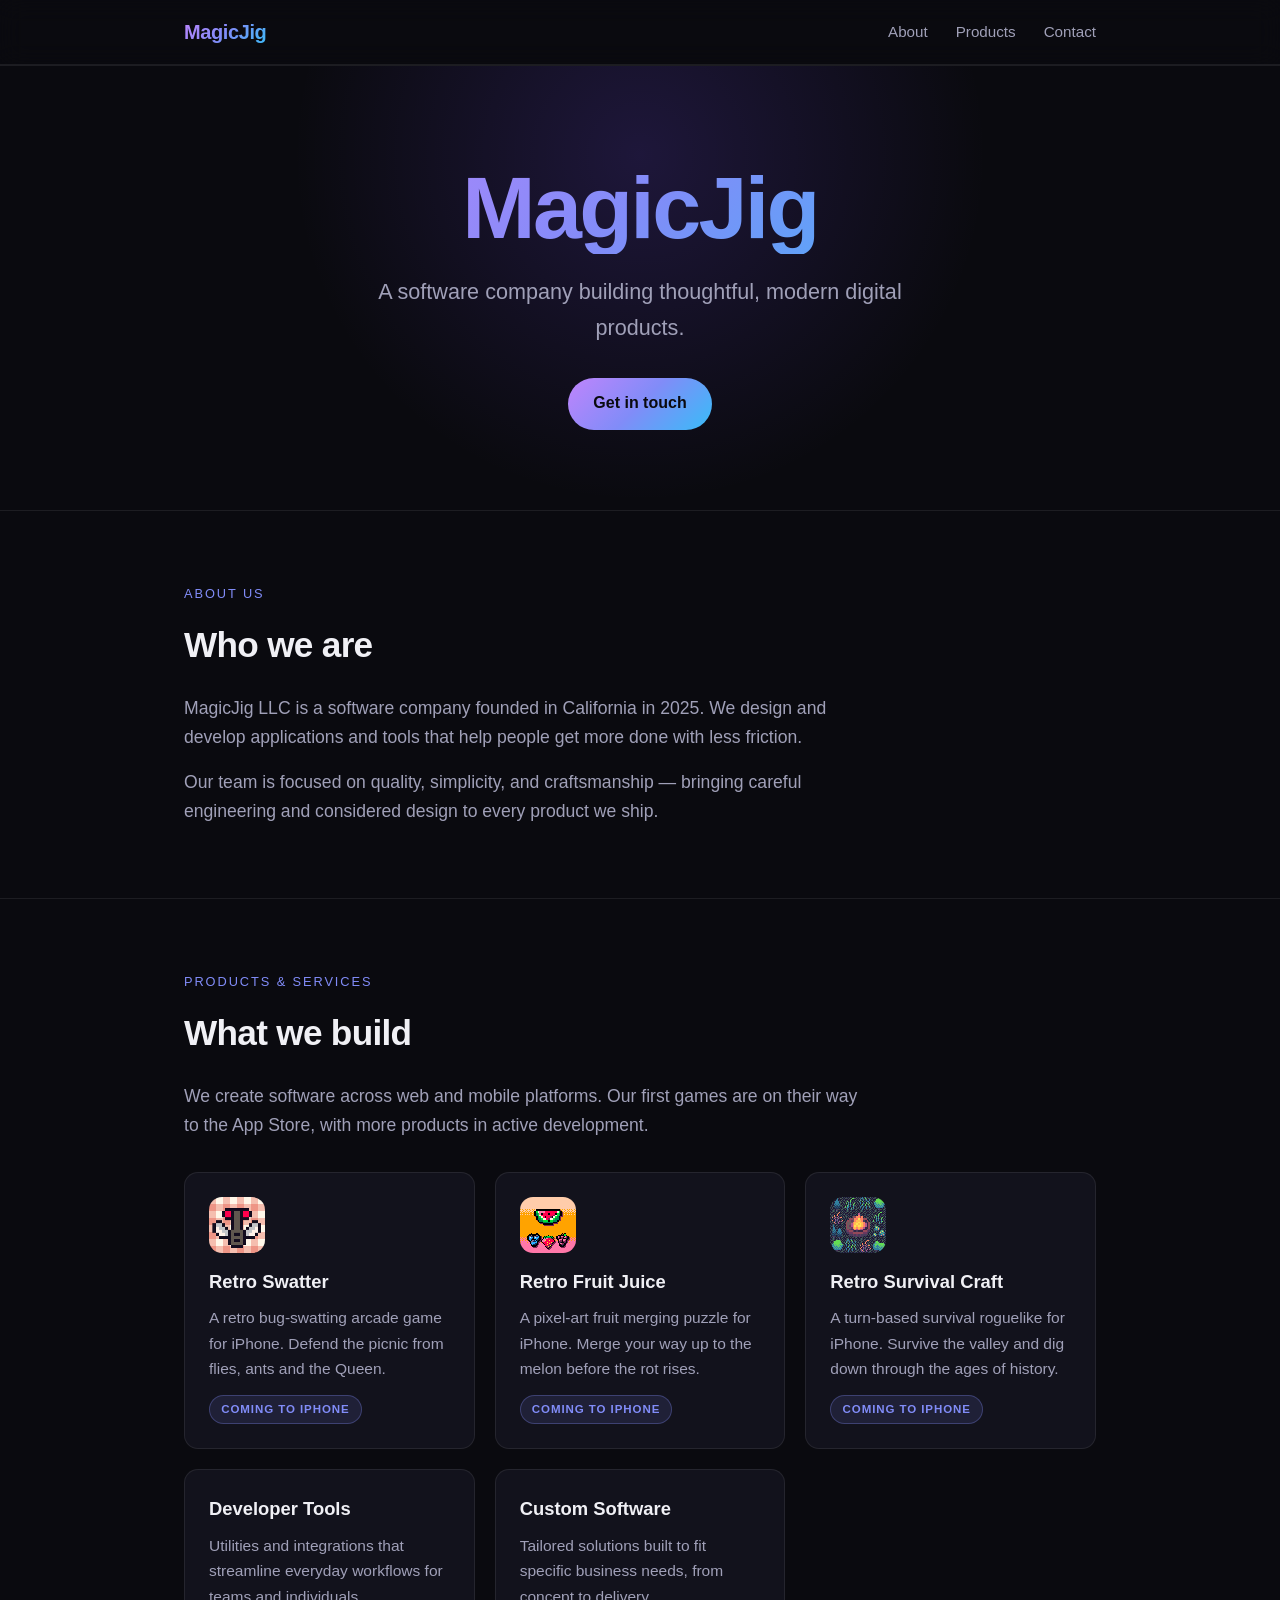
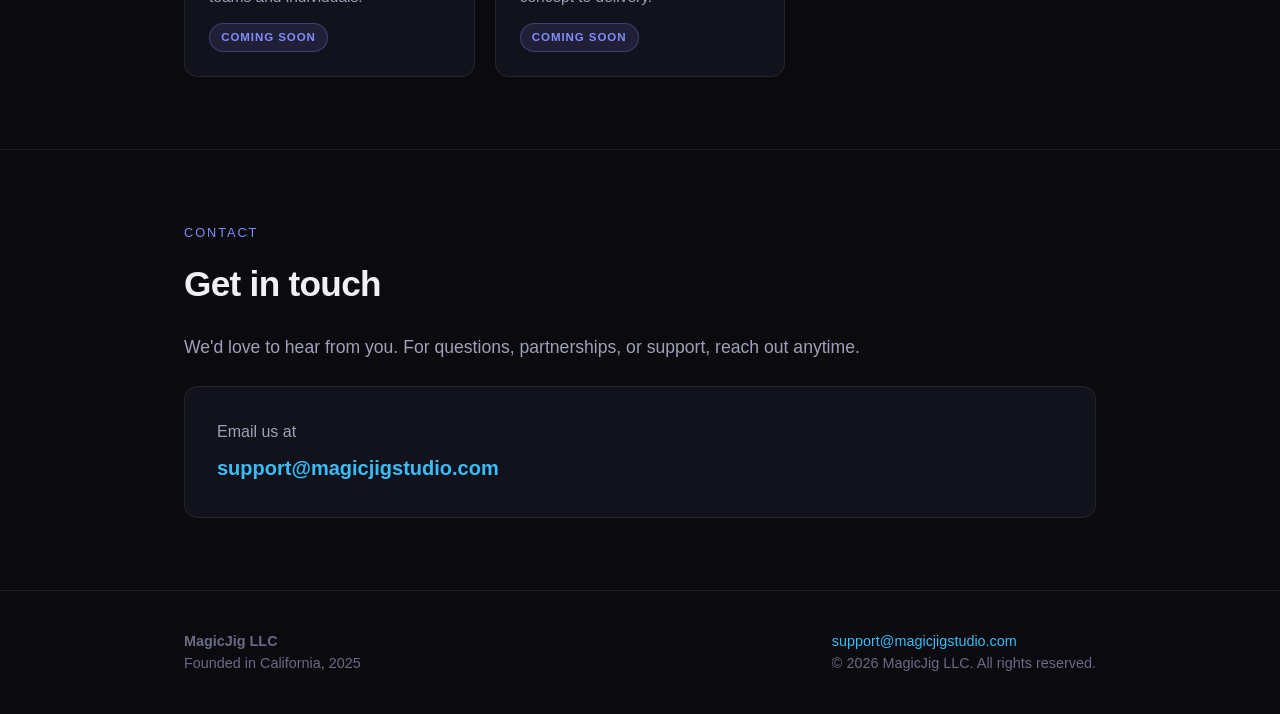
<file: index.html>
<!DOCTYPE html>
<html lang="en">
<head>
  <meta charset="UTF-8" />
  <meta name="viewport" content="width=device-width, initial-scale=1.0" />
  <title>MagicJig — Software Company</title>
  <meta name="description" content="MagicJig LLC is a software company building thoughtful, modern digital products. Founded in California in 2025." />
  <style>
    *, *::before, *::after {
      box-sizing: border-box;
      margin: 0;
      padding: 0;
    }

    :root {
      --bg: #0a0a0f;
      --bg-soft: #12121c;
      --text: #f0f0f5;
      --muted: #a0a0b8;
      --faint: #6a6a85;
      --border: rgba(255, 255, 255, 0.08);
      --accent-1: #c084fc;
      --accent-2: #818cf8;
      --accent-3: #38bdf8;
    }

    html {
      scroll-behavior: smooth;
    }

    body {
      font-family: -apple-system, BlinkMacSystemFont, "Segoe UI", Helvetica, Arial, sans-serif;
      background: var(--bg);
      color: var(--text);
      line-height: 1.65;
      -webkit-font-smoothing: antialiased;
    }

    a {
      color: var(--accent-3);
      text-decoration: none;
    }

    a:hover {
      text-decoration: underline;
    }

    .container {
      width: 100%;
      max-width: 960px;
      margin: 0 auto;
      padding: 0 1.5rem;
    }

    /* Header / Nav */
    header {
      position: sticky;
      top: 0;
      z-index: 10;
      background: rgba(10, 10, 15, 0.8);
      backdrop-filter: blur(12px);
      border-bottom: 1px solid var(--border);
    }

    .nav {
      display: flex;
      align-items: center;
      justify-content: space-between;
      height: 64px;
    }

    .brand {
      font-weight: 800;
      font-size: 1.25rem;
      letter-spacing: -0.02em;
      background: linear-gradient(135deg, var(--accent-1) 0%, var(--accent-2) 50%, var(--accent-3) 100%);
      -webkit-background-clip: text;
      -webkit-text-fill-color: transparent;
      background-clip: text;
    }

    .nav-links {
      display: flex;
      gap: 1.75rem;
      font-size: 0.95rem;
    }

    .nav-links a {
      color: var(--muted);
    }

    .nav-links a:hover {
      color: var(--text);
      text-decoration: none;
    }

    /* Hero */
    .hero {
      position: relative;
      text-align: center;
      padding: 6rem 0 5rem;
      overflow: hidden;
    }

    .glow {
      position: absolute;
      top: 20%;
      left: 50%;
      transform: translate(-50%, -50%);
      width: 700px;
      height: 700px;
      max-width: 120vw;
      background: radial-gradient(circle, rgba(120, 80, 255, 0.18) 0%, transparent 70%);
      pointer-events: none;
      z-index: 0;
    }

    .hero .container {
      position: relative;
      z-index: 1;
    }

    .logo {
      font-size: clamp(3rem, 10vw, 5.5rem);
      font-weight: 800;
      letter-spacing: -0.03em;
      line-height: 1.05;
      background: linear-gradient(135deg, var(--accent-1) 0%, var(--accent-2) 50%, var(--accent-3) 100%);
      -webkit-background-clip: text;
      -webkit-text-fill-color: transparent;
      background-clip: text;
    }

    .tagline {
      margin: 1.25rem auto 0;
      max-width: 540px;
      font-size: clamp(1.05rem, 3vw, 1.35rem);
      color: var(--muted);
    }

    .cta {
      display: inline-block;
      margin-top: 2rem;
      padding: 0.8rem 1.6rem;
      border-radius: 999px;
      font-weight: 600;
      color: #0a0a0f;
      background: linear-gradient(135deg, var(--accent-1) 0%, var(--accent-2) 50%, var(--accent-3) 100%);
    }

    .cta:hover {
      opacity: 0.9;
      text-decoration: none;
    }

    /* Sections */
    section {
      padding: 4.5rem 0;
      border-top: 1px solid var(--border);
    }

    .section-label {
      font-size: 0.8rem;
      text-transform: uppercase;
      letter-spacing: 0.15em;
      color: var(--accent-2);
      margin-bottom: 0.75rem;
    }

    h2 {
      font-size: clamp(1.6rem, 4vw, 2.2rem);
      font-weight: 700;
      letter-spacing: -0.02em;
      margin-bottom: 1.25rem;
    }

    .lead {
      font-size: 1.1rem;
      color: var(--muted);
      max-width: 680px;
    }

    .lead + .lead {
      margin-top: 1rem;
    }

    /* Cards grid */
    .grid {
      display: grid;
      grid-template-columns: repeat(auto-fit, minmax(240px, 1fr));
      gap: 1.25rem;
      margin-top: 2rem;
    }

    .card {
      background: var(--bg-soft);
      border: 1px solid var(--border);
      border-radius: 14px;
      padding: 1.5rem;
    }

    .card h3 {
      font-size: 1.15rem;
      margin-bottom: 0.5rem;
    }

    .card p {
      color: var(--muted);
      font-size: 0.97rem;
    }

    .card.soon {
      position: relative;
    }

    .app-card {
      display: block;
      color: inherit;
      transition: border-color 0.15s ease;
    }

    .app-card:hover {
      text-decoration: none;
      border-color: rgba(129, 140, 248, 0.45);
    }

    .app-card img {
      display: block;
      border-radius: 13px;
      margin-bottom: 0.85rem;
      image-rendering: pixelated;
    }

    .badge {
      display: inline-block;
      margin-top: 0.85rem;
      padding: 0.25rem 0.7rem;
      border-radius: 999px;
      font-size: 0.72rem;
      font-weight: 600;
      text-transform: uppercase;
      letter-spacing: 0.08em;
      color: var(--accent-2);
      background: rgba(129, 140, 248, 0.12);
      border: 1px solid rgba(129, 140, 248, 0.3);
    }

    /* Contact */
    .contact-card {
      background: var(--bg-soft);
      border: 1px solid var(--border);
      border-radius: 14px;
      padding: 2rem;
      margin-top: 1.5rem;
    }

    .contact-card p {
      color: var(--muted);
      margin-bottom: 0.4rem;
    }

    .contact-email {
      font-size: 1.25rem;
      font-weight: 600;
    }

    /* Footer */
    footer {
      border-top: 1px solid var(--border);
      padding: 2.5rem 0;
      color: var(--faint);
      font-size: 0.9rem;
    }

    .footer-inner {
      display: flex;
      flex-wrap: wrap;
      gap: 0.75rem 1.5rem;
      align-items: center;
      justify-content: space-between;
    }

    .footer-meta {
      line-height: 1.5;
    }
  </style>
</head>
<body>
  <header>
    <div class="container nav">
      <span class="brand">MagicJig</span>
      <nav class="nav-links">
        <a href="#about">About</a>
        <a href="#products">Products</a>
        <a href="#contact">Contact</a>
      </nav>
    </div>
  </header>

  <main>
    <section class="hero">
      <div class="glow" aria-hidden="true"></div>
      <div class="container">
        <h1 class="logo">MagicJig</h1>
        <p class="tagline">A software company building thoughtful, modern digital products.</p>
        <a class="cta" href="#contact">Get in touch</a>
      </div>
    </section>

    <section id="about">
      <div class="container">
        <p class="section-label">About Us</p>
        <h2>Who we are</h2>
        <p class="lead">
          MagicJig LLC is a software company founded in California in 2025. We design and
          develop applications and tools that help people get more done with less friction.
        </p>
        <p class="lead">
          Our team is focused on quality, simplicity, and craftsmanship — bringing careful
          engineering and considered design to every product we ship.
        </p>
      </div>
    </section>

    <section id="products">
      <div class="container">
        <p class="section-label">Products &amp; Services</p>
        <h2>What we build</h2>
        <p class="lead">
          We create software across web and mobile platforms. Our first games are on their way
          to the App Store, with more products in active development.
        </p>
        <div class="grid">
          <a class="card soon app-card" href="/retroswatter/">
            <img src="/retroswatter/icon.png" alt="" width="56" height="56" />
            <h3>Retro Swatter</h3>
            <p>A retro bug-swatting arcade game for iPhone. Defend the picnic from flies, ants and the Queen.</p>
            <span class="badge">Coming to iPhone</span>
          </a>
          <a class="card soon app-card" href="/retrofruitjuice/">
            <img src="/retrofruitjuice/icon.png" alt="" width="56" height="56" />
            <h3>Retro Fruit Juice</h3>
            <p>A pixel-art fruit merging puzzle for iPhone. Merge your way up to the melon before the rot rises.</p>
            <span class="badge">Coming to iPhone</span>
          </a>
          <a class="card soon app-card" href="/retrosurvivalcraft/">
            <img src="/retrosurvivalcraft/icon.png" alt="" width="56" height="56" />
            <h3>Retro Survival Craft</h3>
            <p>A turn-based survival roguelike for iPhone. Survive the valley and dig down through the ages of history.</p>
            <span class="badge">Coming to iPhone</span>
          </a>
          <div class="card soon">
            <h3>Developer Tools</h3>
            <p>Utilities and integrations that streamline everyday workflows for teams and individuals.</p>
            <span class="badge">Coming Soon</span>
          </div>
          <div class="card soon">
            <h3>Custom Software</h3>
            <p>Tailored solutions built to fit specific business needs, from concept to delivery.</p>
            <span class="badge">Coming Soon</span>
          </div>
        </div>
      </div>
    </section>

    <section id="contact">
      <div class="container">
        <p class="section-label">Contact</p>
        <h2>Get in touch</h2>
        <p class="lead">
          We'd love to hear from you. For questions, partnerships, or support, reach out anytime.
        </p>
        <div class="contact-card">
          <p>Email us at</p>
          <a class="contact-email" href="mailto:support@magicjigstudio.com">support@magicjigstudio.com</a>
        </div>
      </div>
    </section>
  </main>

  <footer>
    <div class="container footer-inner">
      <div class="footer-meta">
        <strong>MagicJig LLC</strong><br />
        Founded in California, 2025
      </div>
      <div class="footer-meta">
        <a href="mailto:support@magicjigstudio.com">support@magicjigstudio.com</a><br />
        &copy; 2026 MagicJig LLC. All rights reserved.
      </div>
    </div>
  </footer>
</body>
</html>
</file>
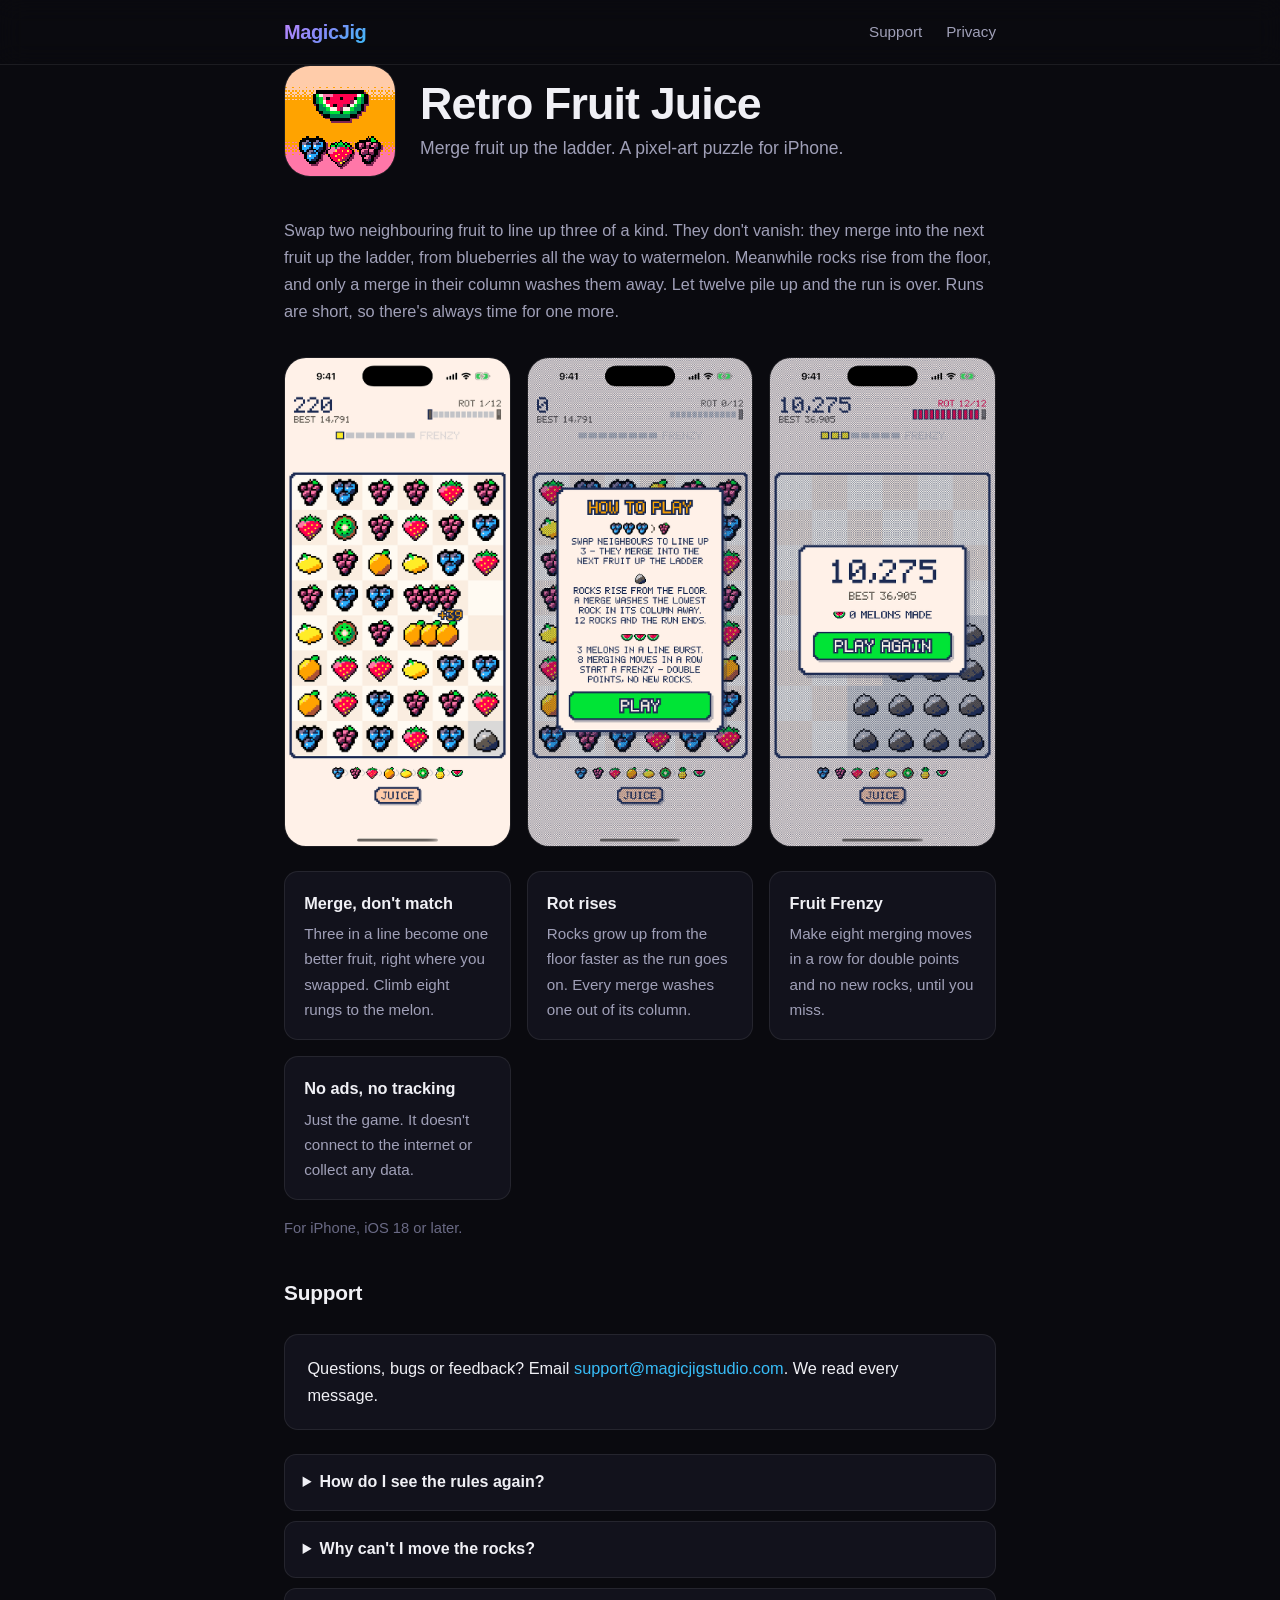
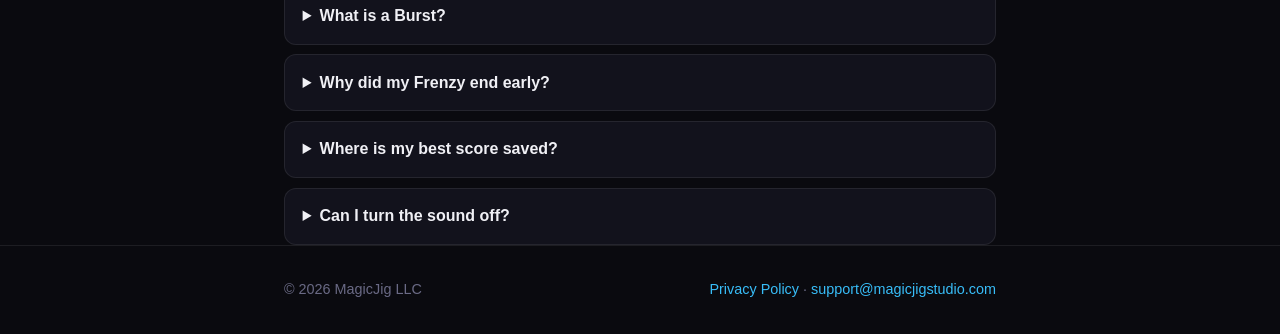
<file: retrofruitjuice/index.html>
<!DOCTYPE html>
<html lang="en">
<head>
  <meta charset="UTF-8" />
  <meta name="viewport" content="width=device-width, initial-scale=1.0" />
  <title>Retro Fruit Juice — MagicJig</title>
  <meta name="description" content="Retro Fruit Juice is a pixel-art fruit merging puzzle for iPhone. Line up three to merge them up the ladder, wash away the rising rot, and chase a Frenzy. Support and information." />
  <link rel="icon" href="/retrofruitjuice/icon.png" />
  <link rel="stylesheet" href="/assets/site.css" />
</head>
<body>
  <header>
    <div class="container nav">
      <a class="brand" href="/">MagicJig</a>
      <nav class="nav-links">
        <a href="#support">Support</a>
        <a href="/retrofruitjuice/privacy/">Privacy</a>
      </nav>
    </div>
  </header>

  <main class="container">
    <div class="app-hero">
      <img class="app-icon" src="/retrofruitjuice/icon.png" alt="Retro Fruit Juice app icon: a pixel-art watermelon above blueberries, a strawberry and grapes" />
      <div>
        <h1>Retro Fruit Juice</h1>
        <p>Merge fruit up the ladder. A pixel-art puzzle for iPhone.</p>
      </div>
    </div>

    <p>
      Swap two neighbouring fruit to line up three of a kind. They don't vanish: they merge into
      the next fruit up the ladder, from blueberries all the way to watermelon. Meanwhile rocks
      rise from the floor, and only a merge in their column washes them away. Let twelve pile up
      and the run is over. Runs are short, so there's always time for one more.
    </p>

    <div class="shots">
      <img src="/retrofruitjuice/board.png" width="603" height="1311" alt="A board of pixel-art fruit mid-cascade, with two lines merging and a score popping up" />
      <img src="/retrofruitjuice/howto.png" width="603" height="1311" alt="The How to Play card explaining merging, rising rocks and Frenzy" />
      <img src="/retrofruitjuice/gameover.png" width="603" height="1311" alt="The game-over panel showing the final score above a board filled with rocks" />
    </div>

    <div class="features">
      <div class="feature">
        <h3>Merge, don't match</h3>
        <p>Three in a line become one better fruit, right where you swapped. Climb eight rungs to the melon.</p>
      </div>
      <div class="feature">
        <h3>Rot rises</h3>
        <p>Rocks grow up from the floor faster as the run goes on. Every merge washes one out of its column.</p>
      </div>
      <div class="feature">
        <h3>Fruit Frenzy</h3>
        <p>Make eight merging moves in a row for double points and no new rocks, until you miss.</p>
      </div>
      <div class="feature">
        <h3>No ads, no tracking</h3>
        <p>Just the game. It doesn't connect to the internet or collect any data.</p>
      </div>
    </div>

    <p class="fineprint">For iPhone, iOS 18 or later.</p>

    <h2 id="support">Support</h2>
    <div class="callout">
      <p>Questions, bugs or feedback? Email <a href="mailto:support@magicjigstudio.com?subject=Retro%20Fruit%20Juice">support@magicjigstudio.com</a>. We read every message.</p>
    </div>

    <details>
      <summary>How do I see the rules again?</summary>
      <p>Tap Juice under the board, then How to Play.</p>
    </details>
    <details>
      <summary>Why can't I move the rocks?</summary>
      <p>Rocks can't be swapped. Make a merge anywhere in a rock's column and the juice runs down and washes away the lowest rock there, one per column per move. Selecting a fruit outlines the rock its column would wash.</p>
    </details>
    <details>
      <summary>What is a Burst?</summary>
      <p>Watermelons are the top of the ladder, so they can't merge into anything. Line up three of them instead and they Burst for a big score, clearing space on the board.</p>
    </details>
    <details>
      <summary>Why did my Frenzy end early?</summary>
      <p>Frenzy lasts up to six moves, but a move that merges nothing ends it straight away. Rocks held back during Frenzy arrive one per move afterwards.</p>
    </details>
    <details>
      <summary>Where is my best score saved?</summary>
      <p>On your iPhone only. It isn't uploaded anywhere, so deleting the app removes it. It's included in your regular iPhone backups, so restoring a backup brings it back.</p>
    </details>
    <details>
      <summary>Can I turn the sound off?</summary>
      <p>The game follows your iPhone's silent switch, so silent mode mutes it.</p>
    </details>
  </main>

  <footer>
    <div class="container footer-inner">
      <span>&copy; 2026 MagicJig LLC</span>
      <span><a href="/retrofruitjuice/privacy/">Privacy Policy</a> · <a href="mailto:support@magicjigstudio.com">support@magicjigstudio.com</a></span>
    </div>
  </footer>
</body>
</html>
</file>
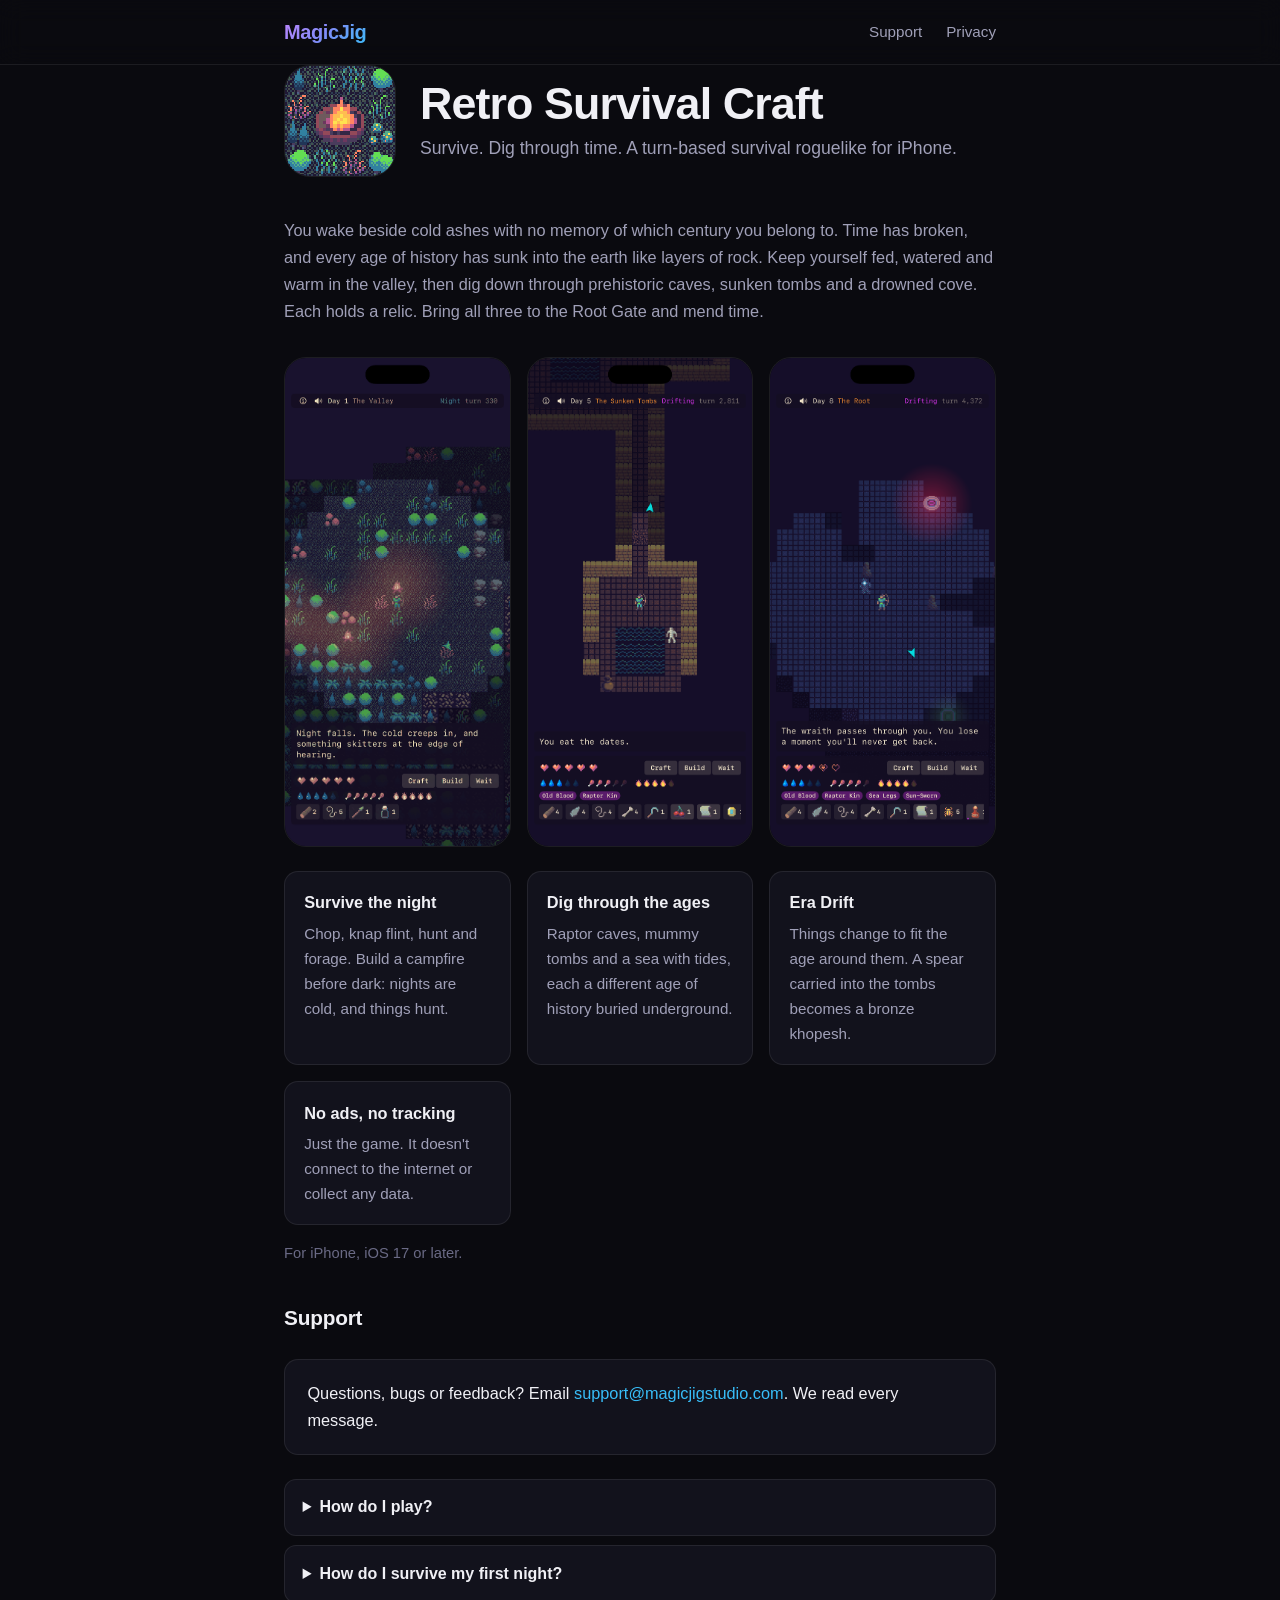
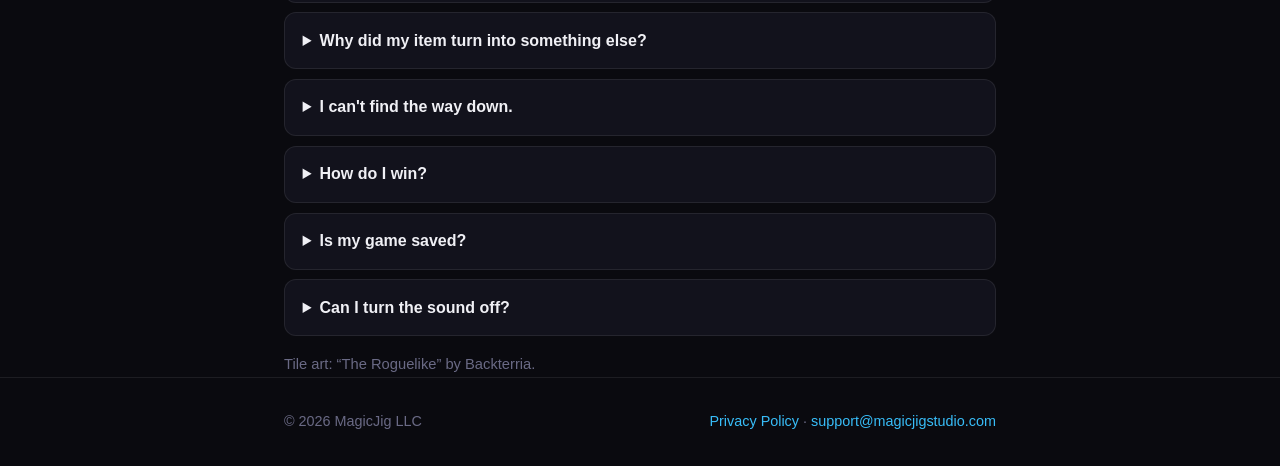
<file: retrosurvivalcraft/index.html>
<!DOCTYPE html>
<html lang="en">
<head>
  <meta charset="UTF-8" />
  <meta name="viewport" content="width=device-width, initial-scale=1.0" />
  <title>Retro Survival Craft — MagicJig</title>
  <meta name="description" content="Retro Survival Craft is a turn-based survival roguelike for iPhone. Survive the valley, dig down through the ages of history, and bring three relics to the end of time. Support and information." />
  <link rel="icon" href="/retrosurvivalcraft/icon.png" />
  <link rel="stylesheet" href="/assets/site.css" />
</head>
<body>
  <header>
    <div class="container nav">
      <a class="brand" href="/">MagicJig</a>
      <nav class="nav-links">
        <a href="#support">Support</a>
        <a href="/retrosurvivalcraft/privacy/">Privacy</a>
      </nav>
    </div>
  </header>

  <main class="container">
    <div class="app-hero">
      <img class="app-icon" src="/retrosurvivalcraft/icon.png" alt="Retro Survival Craft app icon: a pixel-art campfire in a forest clearing" />
      <div>
        <h1>Retro Survival Craft</h1>
        <p>Survive. Dig through time. A turn-based survival roguelike for iPhone.</p>
      </div>
    </div>

    <p>
      You wake beside cold ashes with no memory of which century you belong to. Time has broken,
      and every age of history has sunk into the earth like layers of rock. Keep yourself fed,
      watered and warm in the valley, then dig down through prehistoric caves, sunken tombs and a
      drowned cove. Each holds a relic. Bring all three to the Root Gate and mend time.
    </p>

    <div class="shots">
      <img src="/retrosurvivalcraft/camp.png" width="603" height="1310" alt="A survivor beside a campfire at night in a pixel-art forest, with the inventory and survival meters below" />
      <img src="/retrosurvivalcraft/tombs.png" width="603" height="1310" alt="A sandstone tomb room with a sacred pool and a mummy, the rest of the map hidden by fog" />
      <img src="/retrosurvivalcraft/root.png" width="603" height="1310" alt="A starlit stone platform floating in the void, with the glowing Loom of Strata at its centre" />
    </div>

    <div class="features">
      <div class="feature">
        <h3>Survive the night</h3>
        <p>Chop, knap flint, hunt and forage. Build a campfire before dark: nights are cold, and things hunt.</p>
      </div>
      <div class="feature">
        <h3>Dig through the ages</h3>
        <p>Raptor caves, mummy tombs and a sea with tides, each a different age of history buried underground.</p>
      </div>
      <div class="feature">
        <h3>Era Drift</h3>
        <p>Things change to fit the age around them. A spear carried into the tombs becomes a bronze khopesh.</p>
      </div>
      <div class="feature">
        <h3>No ads, no tracking</h3>
        <p>Just the game. It doesn't connect to the internet or collect any data.</p>
      </div>
    </div>

    <p class="fineprint">For iPhone, iOS 17 or later.</p>

    <h2 id="support">Support</h2>
    <div class="callout">
      <p>Questions, bugs or feedback? Email <a href="mailto:support@magicjigstudio.com?subject=Retro%20Survival%20Craft">support@magicjigstudio.com</a>. We read every message.</p>
    </div>

    <details>
      <summary>How do I play?</summary>
      <p>Tap a tile to walk there, and tap trees, rocks, water and other things next to you to use them. Swipe to take a single step. Long-press anything to look at it. Pinch to zoom. The ⓘ button at the top of the screen explains the controls and the goal again.</p>
    </details>
    <details>
      <summary>How do I survive my first night?</summary>
      <p>Chop a few trees and knap flint from a grey boulder, then open Build and place a campfire (3 logs and 1 flint). Stay beside it until dawn: the fire keeps you warm and keeps night spiders away. Drink at the river and pick berries during the day.</p>
    </details>
    <details>
      <summary>Why did my item turn into something else?</summary>
      <p>That's Era Drift. Every layer underground is a different age, and things you carry slowly change into that age's version of themselves: a purple bar under an item shows it filling up. Raw materials and amber never drift. Items in a chest keep their own time, and an amber anchor stops drift near it.</p>
    </details>
    <details>
      <summary>I can't find the way down.</summary>
      <p>On the surface, a cyan arrow at the edge of the screen points to the cave mouth. Underground the map starts dark: explore until you spot the way down, and the arrow will point to it from then on. Tapping into the dark walks you to the nearest edge you've already seen.</p>
    </details>
    <details>
      <summary>How do I win?</summary>
      <p>Find three relics: the Heart of Amber inside a Great Fossil in the caves (free it with a bone pick), the Sun Disk in the tombs' treasure chamber, and the Drowned Chronometer in the cove's sea chest. Carry all three to the Root Gate on the cove's beach, go through, and use the Loom at the centre of the Root.</p>
    </details>
    <details>
      <summary>Is my game saved?</summary>
      <p>Yes, automatically, every few turns and whenever you leave the app. There is one run at a time: when you die or win, that run ends and the next one is a new world. To start over early, tap ⓘ and choose Abandon this run. Saves are kept on your iPhone only, so deleting the app removes them; they're included in your regular iPhone backups.</p>
    </details>
    <details>
      <summary>Can I turn the sound off?</summary>
      <p>Tap the speaker button at the top of the screen to mute the game. It also follows your iPhone's silent switch, and plays alongside your own music.</p>
    </details>

    <p class="fineprint">Tile art: “The Roguelike” by Backterria.</p>
  </main>

  <footer>
    <div class="container footer-inner">
      <span>&copy; 2026 MagicJig LLC</span>
      <span><a href="/retrosurvivalcraft/privacy/">Privacy Policy</a> · <a href="mailto:support@magicjigstudio.com">support@magicjigstudio.com</a></span>
    </div>
  </footer>
</body>
</html>
</file>
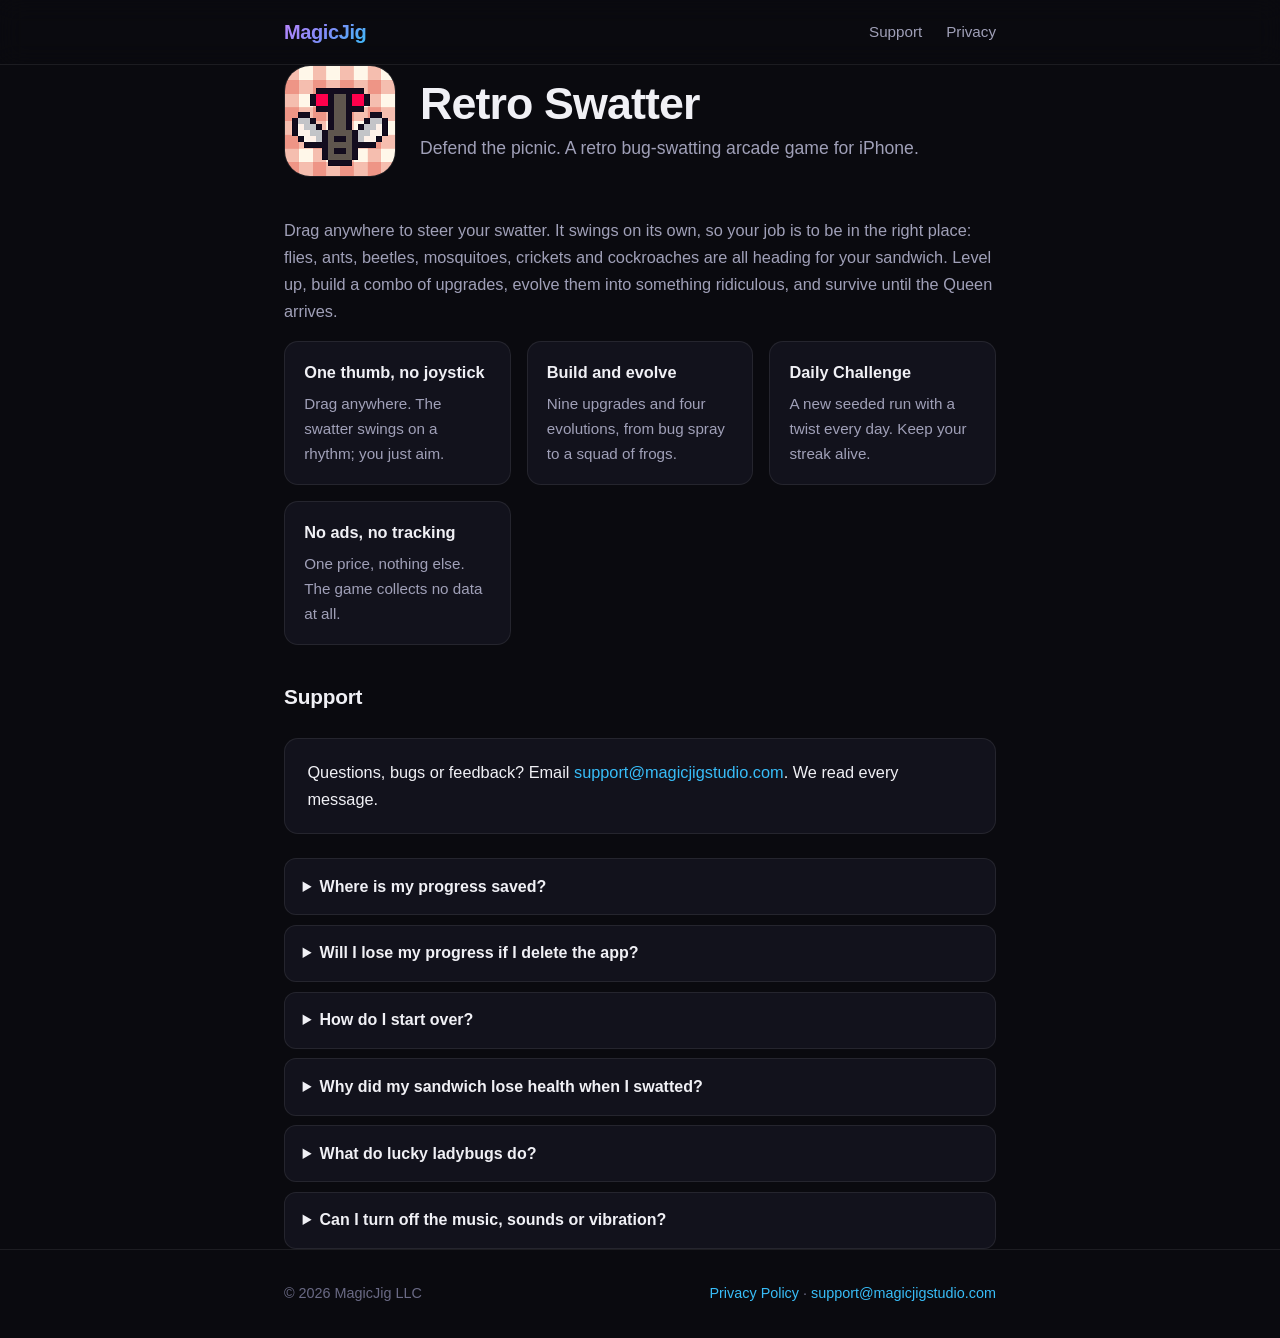
<file: retroswatter/index.html>
<!DOCTYPE html>
<html lang="en">
<head>
  <meta charset="UTF-8" />
  <meta name="viewport" content="width=device-width, initial-scale=1.0" />
  <title>Retro Swatter — MagicJig</title>
  <meta name="description" content="Retro Swatter is a retro bug-swatting arcade game for iPhone. Defend the picnic from flies, ants, beetles and the Queen. Support and information." />
  <link rel="icon" href="/retroswatter/icon.png" />
  <link rel="stylesheet" href="/assets/site.css" />
</head>
<body>
  <header>
    <div class="container nav">
      <a class="brand" href="/">MagicJig</a>
      <nav class="nav-links">
        <a href="#support">Support</a>
        <a href="/retroswatter/privacy/">Privacy</a>
      </nav>
    </div>
  </header>

  <main class="container">
    <div class="app-hero">
      <img class="app-icon" src="/retroswatter/icon.png" alt="Retro Swatter app icon: a pixel-art fly on a picnic tablecloth" />
      <div>
        <h1>Retro Swatter</h1>
        <p>Defend the picnic. A retro bug-swatting arcade game for iPhone.</p>
      </div>
    </div>

    <p>
      Drag anywhere to steer your swatter. It swings on its own, so your job is to be in the
      right place: flies, ants, beetles, mosquitoes, crickets and cockroaches are all heading for
      your sandwich. Level up, build a combo of upgrades, evolve them into something ridiculous, and
      survive until the Queen arrives.
    </p>

    <div class="features">
      <div class="feature">
        <h3>One thumb, no joystick</h3>
        <p>Drag anywhere. The swatter swings on a rhythm; you just aim.</p>
      </div>
      <div class="feature">
        <h3>Build and evolve</h3>
        <p>Nine upgrades and four evolutions, from bug spray to a squad of frogs.</p>
      </div>
      <div class="feature">
        <h3>Daily Challenge</h3>
        <p>A new seeded run with a twist every day. Keep your streak alive.</p>
      </div>
      <div class="feature">
        <h3>No ads, no tracking</h3>
        <p>One price, nothing else. The game collects no data at all.</p>
      </div>
    </div>

    <h2 id="support">Support</h2>
    <div class="callout">
      <p>Questions, bugs or feedback? Email <a href="mailto:support@magicjigstudio.com?subject=Retro%20Swatter">support@magicjigstudio.com</a>. We read every message.</p>
    </div>

    <details>
      <summary>Where is my progress saved?</summary>
      <p>On your iPhone only. Crumbs, perks, unlocked swatters, best scores and daily streaks are stored on the device and are not uploaded anywhere.</p>
    </details>
    <details>
      <summary>Will I lose my progress if I delete the app?</summary>
      <p>Yes. Because progress lives only on your device, deleting the app removes it. It is included in your regular iPhone backups, so restoring a backup brings it back.</p>
    </details>
    <details>
      <summary>How do I start over?</summary>
      <p>Open Settings in the game and tap Reset Progress.</p>
    </details>
    <details>
      <summary>Why did my sandwich lose health when I swatted?</summary>
      <p>Swatting the plate squashes your own sandwich. Aim just outside the plate to clear bugs that have landed on it. The plate glows red when your swat would hit it.</p>
    </details>
    <details>
      <summary>What do lucky ladybugs do?</summary>
      <p>They're rare and fast. Catch one in a swat to restore some food and earn an extra reroll.</p>
    </details>
    <details>
      <summary>Can I turn off the music, sounds or vibration?</summary>
      <p>Yes, each has its own switch in the game's Settings. The game also respects your iPhone's silent switch and the Reduce Motion accessibility setting.</p>
    </details>
  </main>

  <footer>
    <div class="container footer-inner">
      <span>&copy; 2026 MagicJig LLC</span>
      <span><a href="/retroswatter/privacy/">Privacy Policy</a> · <a href="mailto:support@magicjigstudio.com">support@magicjigstudio.com</a></span>
    </div>
  </footer>
</body>
</html>
</file>
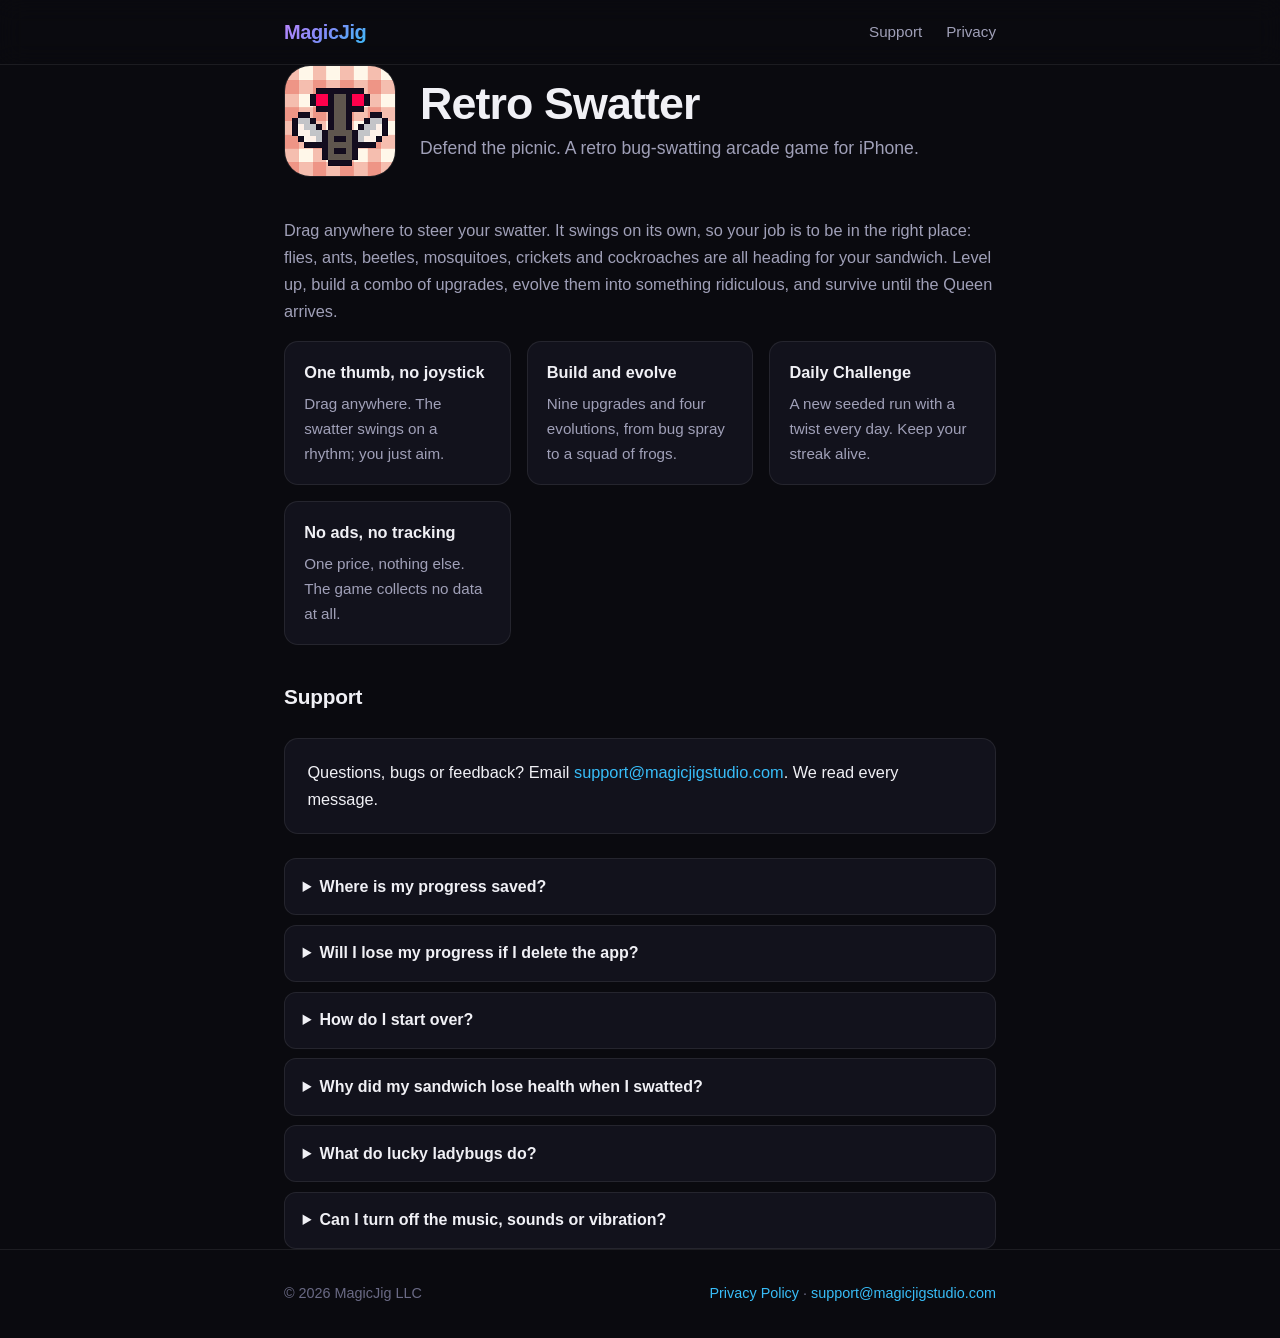
<file: swatteam/index.html>
<!DOCTYPE html>
<html lang="en">
<head>
  <meta charset="UTF-8" />
  <title>Retro Swatter — MagicJig</title>
  <link rel="canonical" href="https://magicjigstudio.com/retroswatter/" />
  <meta name="robots" content="noindex" />
  <meta http-equiv="refresh" content="0; url=/retroswatter/" />
  <script>location.replace("/retroswatter/" + location.hash);</script>
</head>
<body>
  <p>Swat Team is now Retro Swatter. <a href="/retroswatter/">Continue to the new page</a>.</p>
</body>
</html>
</file>
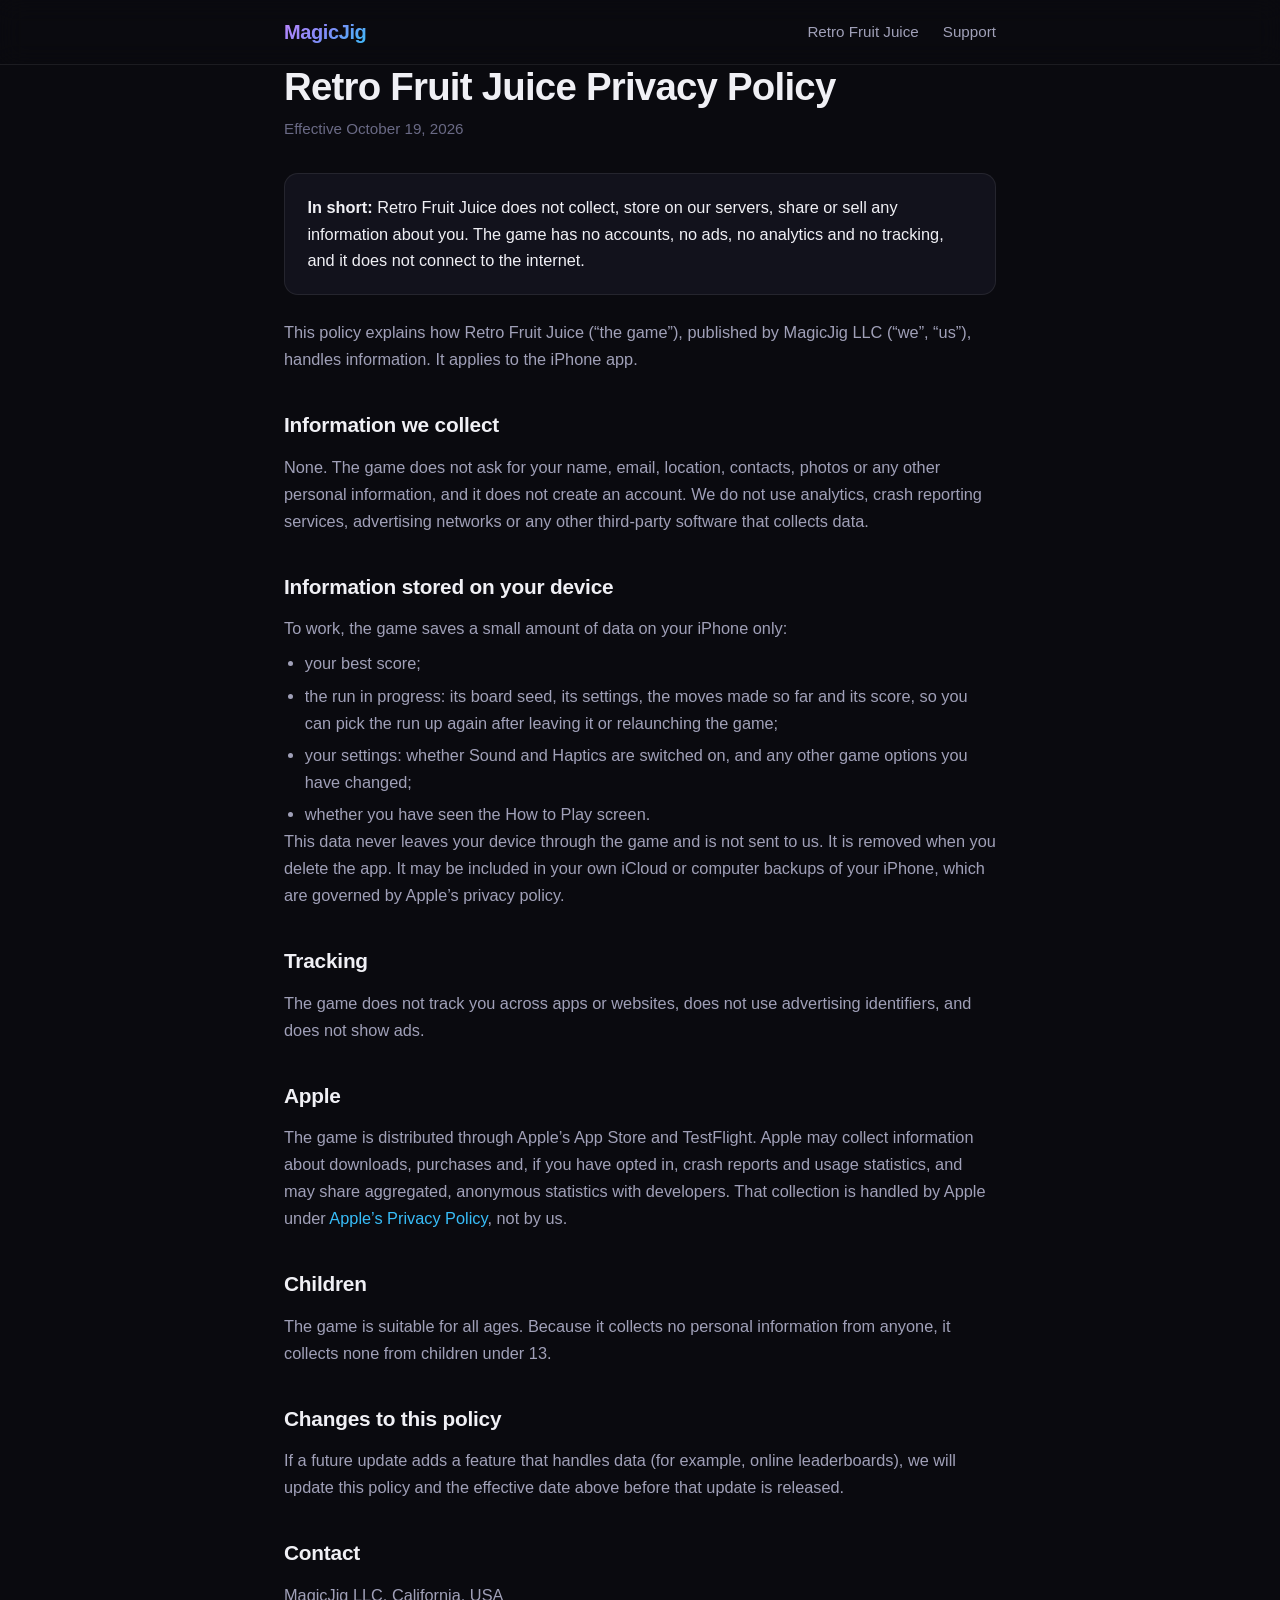
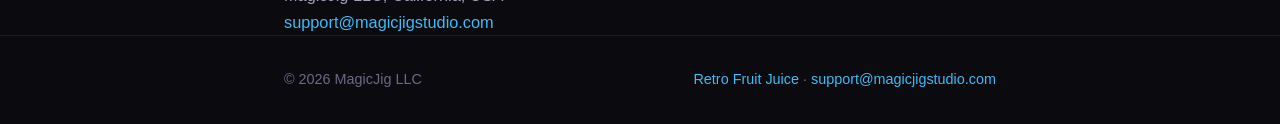
<file: retrofruitjuice/privacy/index.html>
<!DOCTYPE html>
<html lang="en">
<head>
  <meta charset="UTF-8" />
  <meta name="viewport" content="width=device-width, initial-scale=1.0" />
  <title>Retro Fruit Juice Privacy Policy — MagicJig</title>
  <meta name="description" content="Privacy policy for the Retro Fruit Juice iPhone game by MagicJig LLC. The game collects no personal data." />
  <link rel="icon" href="/retrofruitjuice/icon.png" />
  <link rel="stylesheet" href="/assets/site.css" />
</head>
<body>
  <header>
    <div class="container nav">
      <a class="brand" href="/">MagicJig</a>
      <nav class="nav-links">
        <a href="/retrofruitjuice/">Retro Fruit Juice</a>
        <a href="/retrofruitjuice/#support">Support</a>
      </nav>
    </div>
  </header>

  <main class="container">
    <h1 class="page-title">Retro Fruit Juice Privacy Policy</h1>
    <p class="updated">Effective October 19, 2026</p>

    <div class="callout">
      <p><strong>In short:</strong> Retro Fruit Juice does not collect, store on our servers, share or sell any information about you. The game has no accounts, no ads, no analytics and no tracking, and it does not connect to the internet.</p>
    </div>

    <p>
      This policy explains how Retro Fruit Juice (“the game”), published by MagicJig LLC (“we”, “us”),
      handles information. It applies to the iPhone app.
    </p>

    <h2>Information we collect</h2>
    <p>
      None. The game does not ask for your name, email, location, contacts, photos or any other
      personal information, and it does not create an account. We do not use analytics, crash
      reporting services, advertising networks or any other third-party software that collects data.
    </p>

    <h2>Information stored on your device</h2>
    <p>To work, the game saves a small amount of data on your iPhone only:</p>
    <ul>
      <li>your best score;</li>
      <li>the run in progress: its board seed, its settings, the moves made so far and its score, so you can pick the run up again after leaving it or relaunching the game;</li>
      <li>your settings: whether Sound and Haptics are switched on, and any other game options you have changed;</li>
      <li>whether you have seen the How to Play screen.</li>
    </ul>
    <p>
      This data never leaves your device through the game and is not sent to us. It is removed when
      you delete the app. It may be included in your own iCloud or computer backups of your iPhone,
      which are governed by Apple’s privacy policy.
    </p>

    <h2>Tracking</h2>
    <p>
      The game does not track you across apps or websites, does not use advertising identifiers,
      and does not show ads.
    </p>

    <h2>Apple</h2>
    <p>
      The game is distributed through Apple’s App Store and TestFlight. Apple may collect information
      about downloads, purchases and, if you have opted in, crash reports and usage statistics, and may
      share aggregated, anonymous statistics with developers. That collection is handled by Apple under
      <a href="https://www.apple.com/legal/privacy/">Apple’s Privacy Policy</a>, not by us.
    </p>

    <h2>Children</h2>
    <p>
      The game is suitable for all ages. Because it collects no personal information from anyone, it
      collects none from children under 13.
    </p>

    <h2>Changes to this policy</h2>
    <p>
      If a future update adds a feature that handles data (for example, online leaderboards), we will
      update this policy and the effective date above before that update is released.
    </p>

    <h2>Contact</h2>
    <p>
      MagicJig LLC, California, USA<br />
      <a href="mailto:support@magicjigstudio.com?subject=Retro%20Fruit%20Juice%20privacy">support@magicjigstudio.com</a>
    </p>
  </main>

  <footer>
    <div class="container footer-inner">
      <span>&copy; 2026 MagicJig LLC</span>
      <span><a href="/retrofruitjuice/">Retro Fruit Juice</a> · <a href="mailto:support@magicjigstudio.com">support@magicjigstudio.com</a></span>
    </div>
  </footer>
</body>
</html>
</file>
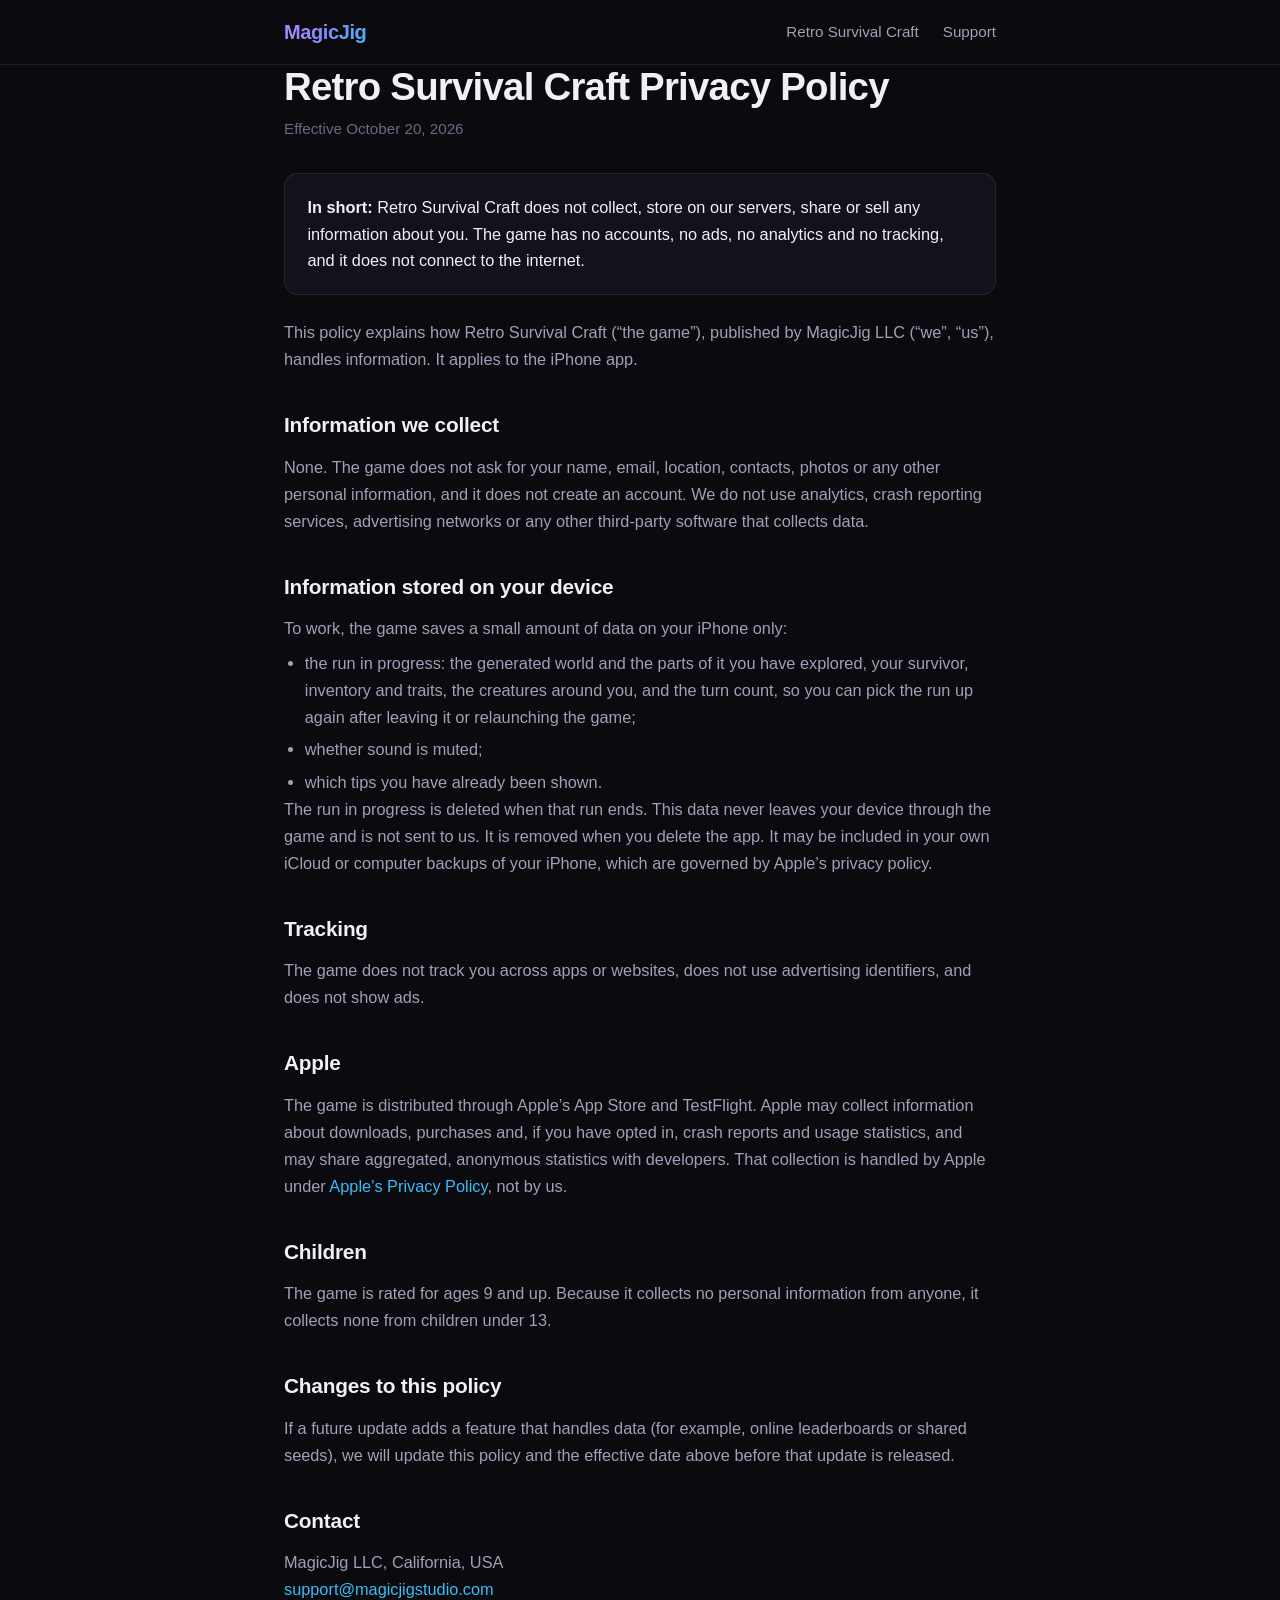
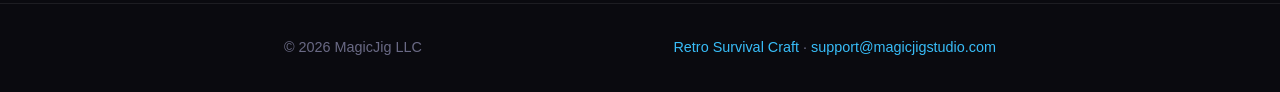
<file: retrosurvivalcraft/privacy/index.html>
<!DOCTYPE html>
<html lang="en">
<head>
  <meta charset="UTF-8" />
  <meta name="viewport" content="width=device-width, initial-scale=1.0" />
  <title>Retro Survival Craft Privacy Policy — MagicJig</title>
  <meta name="description" content="Privacy policy for the Retro Survival Craft iPhone game by MagicJig LLC. The game collects no personal data." />
  <link rel="icon" href="/retrosurvivalcraft/icon.png" />
  <link rel="stylesheet" href="/assets/site.css" />
</head>
<body>
  <header>
    <div class="container nav">
      <a class="brand" href="/">MagicJig</a>
      <nav class="nav-links">
        <a href="/retrosurvivalcraft/">Retro Survival Craft</a>
        <a href="/retrosurvivalcraft/#support">Support</a>
      </nav>
    </div>
  </header>

  <main class="container">
    <h1 class="page-title">Retro Survival Craft Privacy Policy</h1>
    <p class="updated">Effective October 20, 2026</p>

    <div class="callout">
      <p><strong>In short:</strong> Retro Survival Craft does not collect, store on our servers, share or sell any information about you. The game has no accounts, no ads, no analytics and no tracking, and it does not connect to the internet.</p>
    </div>

    <p>
      This policy explains how Retro Survival Craft (“the game”), published by MagicJig LLC (“we”, “us”),
      handles information. It applies to the iPhone app.
    </p>

    <h2>Information we collect</h2>
    <p>
      None. The game does not ask for your name, email, location, contacts, photos or any other
      personal information, and it does not create an account. We do not use analytics, crash
      reporting services, advertising networks or any other third-party software that collects data.
    </p>

    <h2>Information stored on your device</h2>
    <p>To work, the game saves a small amount of data on your iPhone only:</p>
    <ul>
      <li>the run in progress: the generated world and the parts of it you have explored, your survivor, inventory and traits, the creatures around you, and the turn count, so you can pick the run up again after leaving it or relaunching the game;</li>
      <li>whether sound is muted;</li>
      <li>which tips you have already been shown.</li>
    </ul>
    <p>
      The run in progress is deleted when that run ends. This data never leaves your device through
      the game and is not sent to us. It is removed when you delete the app. It may be included in
      your own iCloud or computer backups of your iPhone, which are governed by Apple’s privacy policy.
    </p>

    <h2>Tracking</h2>
    <p>
      The game does not track you across apps or websites, does not use advertising identifiers,
      and does not show ads.
    </p>

    <h2>Apple</h2>
    <p>
      The game is distributed through Apple’s App Store and TestFlight. Apple may collect information
      about downloads, purchases and, if you have opted in, crash reports and usage statistics, and may
      share aggregated, anonymous statistics with developers. That collection is handled by Apple under
      <a href="https://www.apple.com/legal/privacy/">Apple’s Privacy Policy</a>, not by us.
    </p>

    <h2>Children</h2>
    <p>
      The game is rated for ages 9 and up. Because it collects no personal information from anyone, it
      collects none from children under 13.
    </p>

    <h2>Changes to this policy</h2>
    <p>
      If a future update adds a feature that handles data (for example, online leaderboards or shared
      seeds), we will update this policy and the effective date above before that update is released.
    </p>

    <h2>Contact</h2>
    <p>
      MagicJig LLC, California, USA<br />
      <a href="mailto:support@magicjigstudio.com?subject=Retro%20Survival%20Craft%20privacy">support@magicjigstudio.com</a>
    </p>
  </main>

  <footer>
    <div class="container footer-inner">
      <span>&copy; 2026 MagicJig LLC</span>
      <span><a href="/retrosurvivalcraft/">Retro Survival Craft</a> · <a href="mailto:support@magicjigstudio.com">support@magicjigstudio.com</a></span>
    </div>
  </footer>
</body>
</html>
</file>
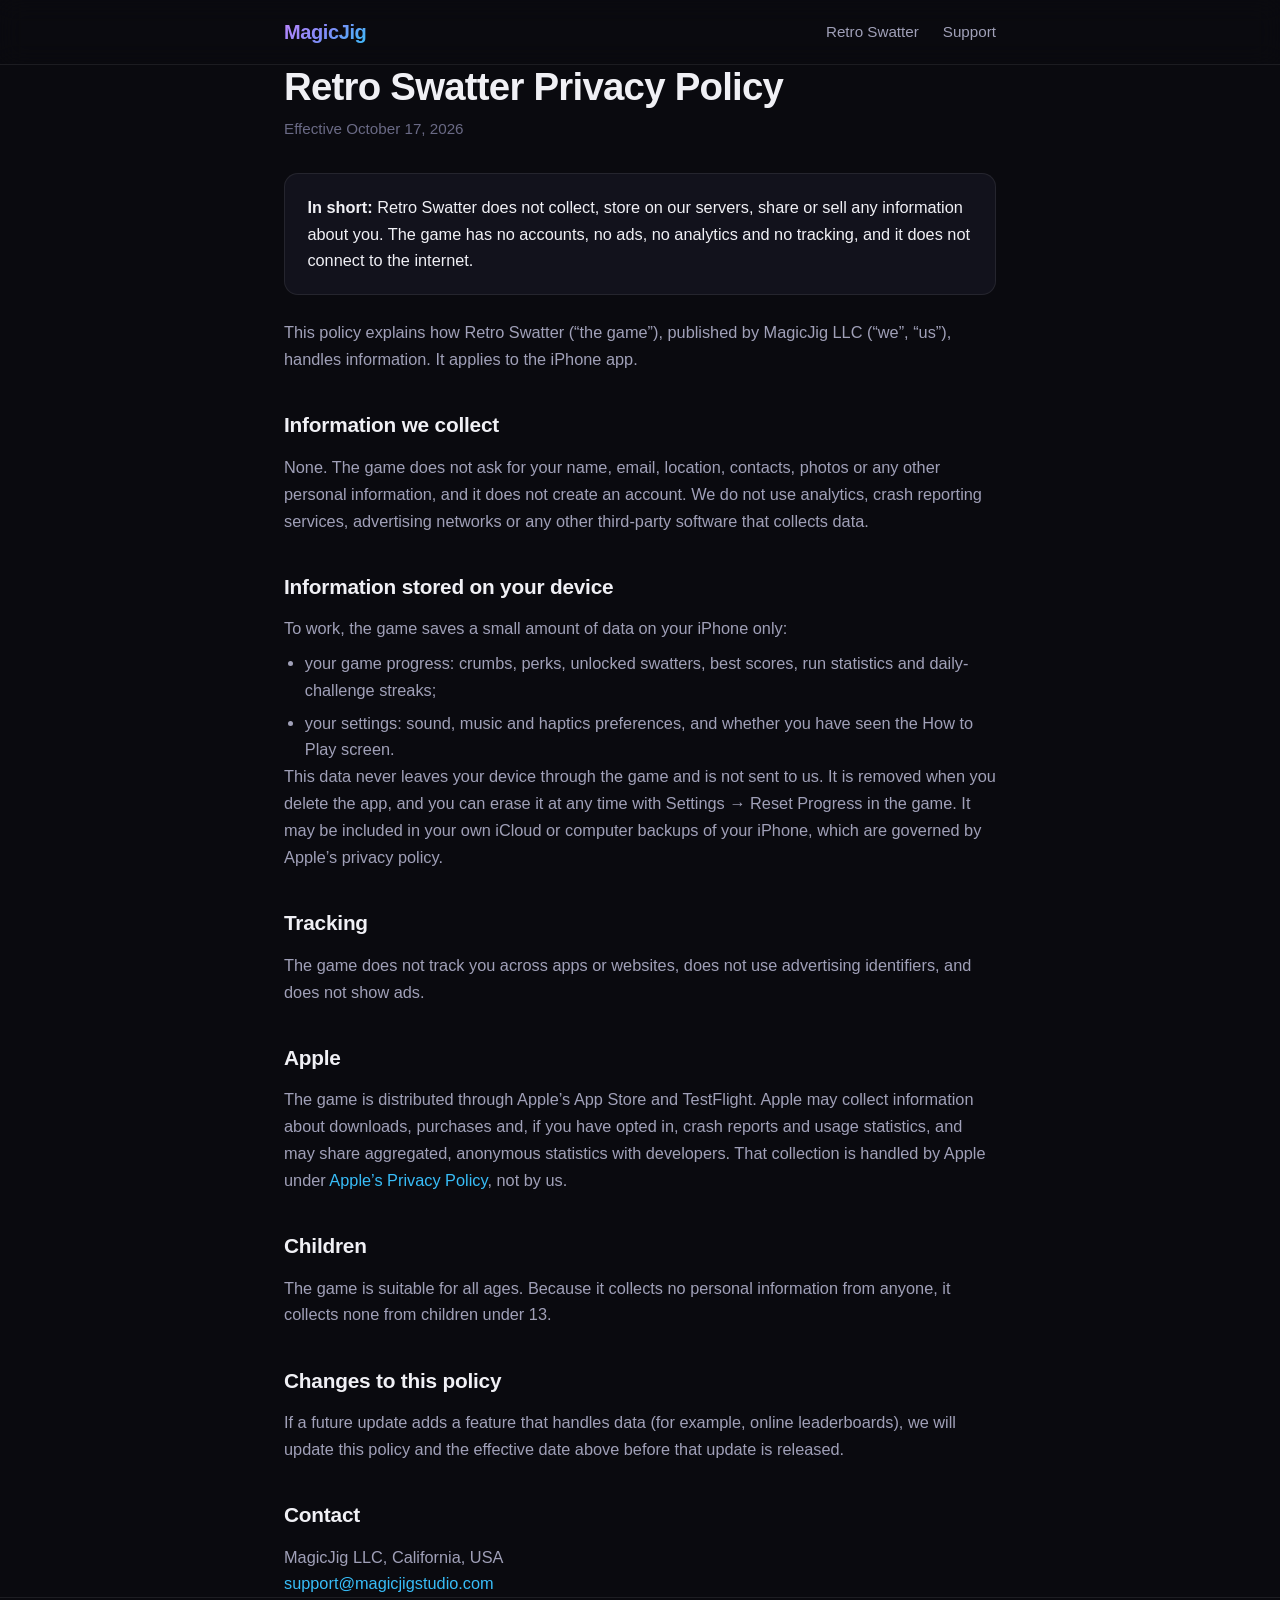
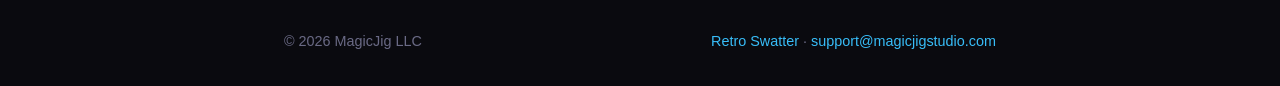
<file: retroswatter/privacy/index.html>
<!DOCTYPE html>
<html lang="en">
<head>
  <meta charset="UTF-8" />
  <meta name="viewport" content="width=device-width, initial-scale=1.0" />
  <title>Retro Swatter Privacy Policy — MagicJig</title>
  <meta name="description" content="Privacy policy for the Retro Swatter iPhone game by MagicJig LLC. The game collects no personal data." />
  <link rel="icon" href="/retroswatter/icon.png" />
  <link rel="stylesheet" href="/assets/site.css" />
</head>
<body>
  <header>
    <div class="container nav">
      <a class="brand" href="/">MagicJig</a>
      <nav class="nav-links">
        <a href="/retroswatter/">Retro Swatter</a>
        <a href="/retroswatter/#support">Support</a>
      </nav>
    </div>
  </header>

  <main class="container">
    <h1 class="page-title">Retro Swatter Privacy Policy</h1>
    <p class="updated">Effective October 17, 2026</p>

    <div class="callout">
      <p><strong>In short:</strong> Retro Swatter does not collect, store on our servers, share or sell any information about you. The game has no accounts, no ads, no analytics and no tracking, and it does not connect to the internet.</p>
    </div>

    <p>
      This policy explains how Retro Swatter (“the game”), published by MagicJig LLC (“we”, “us”),
      handles information. It applies to the iPhone app.
    </p>

    <h2>Information we collect</h2>
    <p>
      None. The game does not ask for your name, email, location, contacts, photos or any other
      personal information, and it does not create an account. We do not use analytics, crash
      reporting services, advertising networks or any other third-party software that collects data.
    </p>

    <h2>Information stored on your device</h2>
    <p>To work, the game saves a small amount of data on your iPhone only:</p>
    <ul>
      <li>your game progress: crumbs, perks, unlocked swatters, best scores, run statistics and daily-challenge streaks;</li>
      <li>your settings: sound, music and haptics preferences, and whether you have seen the How to Play screen.</li>
    </ul>
    <p>
      This data never leaves your device through the game and is not sent to us. It is removed when
      you delete the app, and you can erase it at any time with Settings → Reset Progress in the game.
      It may be included in your own iCloud or computer backups of your iPhone, which are governed by
      Apple’s privacy policy.
    </p>

    <h2>Tracking</h2>
    <p>
      The game does not track you across apps or websites, does not use advertising identifiers,
      and does not show ads.
    </p>

    <h2>Apple</h2>
    <p>
      The game is distributed through Apple’s App Store and TestFlight. Apple may collect information
      about downloads, purchases and, if you have opted in, crash reports and usage statistics, and may
      share aggregated, anonymous statistics with developers. That collection is handled by Apple under
      <a href="https://www.apple.com/legal/privacy/">Apple’s Privacy Policy</a>, not by us.
    </p>

    <h2>Children</h2>
    <p>
      The game is suitable for all ages. Because it collects no personal information from anyone, it
      collects none from children under 13.
    </p>

    <h2>Changes to this policy</h2>
    <p>
      If a future update adds a feature that handles data (for example, online leaderboards), we will
      update this policy and the effective date above before that update is released.
    </p>

    <h2>Contact</h2>
    <p>
      MagicJig LLC, California, USA<br />
      <a href="mailto:support@magicjigstudio.com?subject=Retro%20Swatter%20privacy">support@magicjigstudio.com</a>
    </p>
  </main>

  <footer>
    <div class="container footer-inner">
      <span>&copy; 2026 MagicJig LLC</span>
      <span><a href="/retroswatter/">Retro Swatter</a> · <a href="mailto:support@magicjigstudio.com">support@magicjigstudio.com</a></span>
    </div>
  </footer>
</body>
</html>
</file>
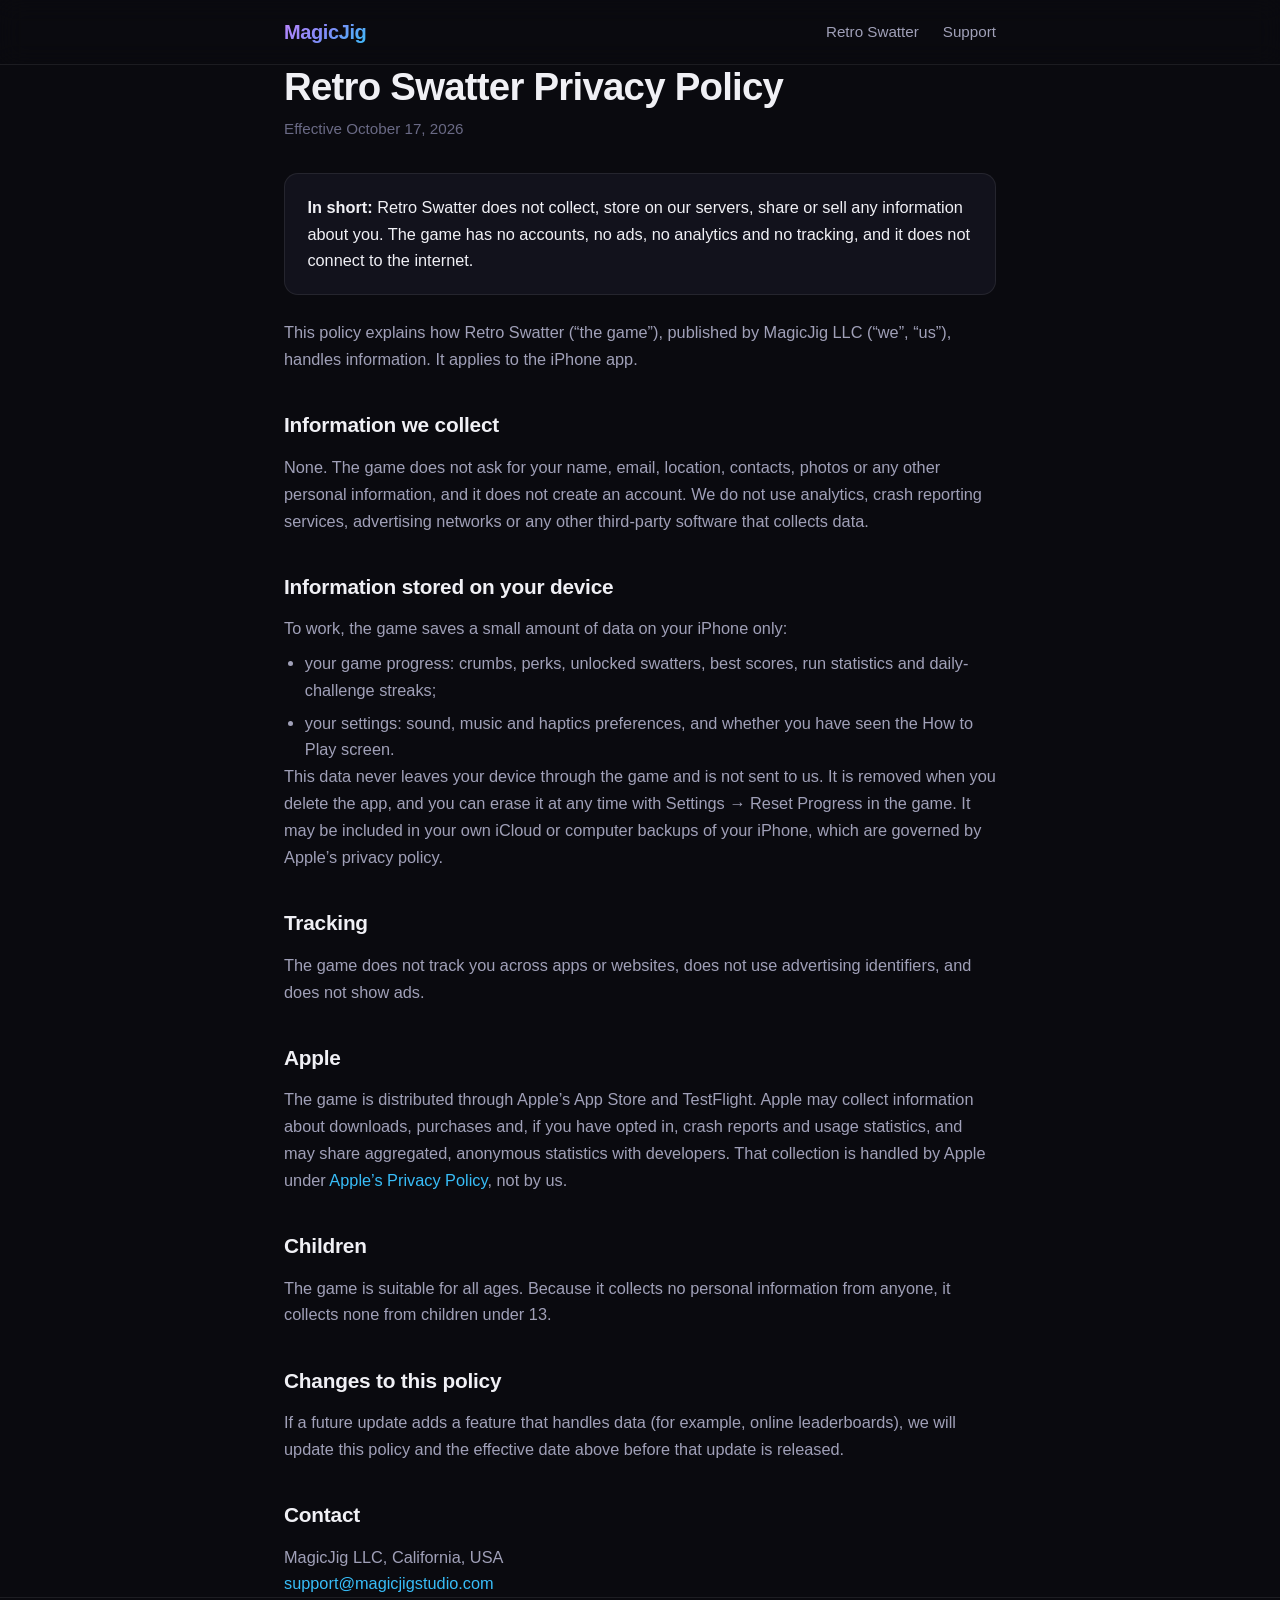
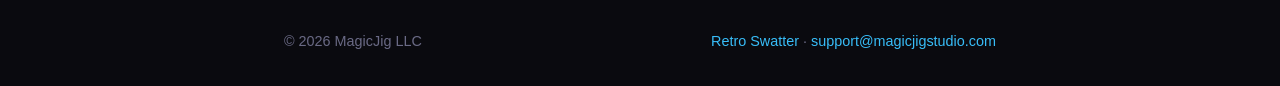
<file: swatteam/privacy/index.html>
<!DOCTYPE html>
<html lang="en">
<head>
  <meta charset="UTF-8" />
  <title>Retro Swatter — MagicJig</title>
  <link rel="canonical" href="https://magicjigstudio.com/retroswatter/privacy/" />
  <meta name="robots" content="noindex" />
  <meta http-equiv="refresh" content="0; url=/retroswatter/privacy/" />
  <script>location.replace("/retroswatter/privacy/" + location.hash);</script>
</head>
<body>
  <p>Swat Team is now Retro Swatter. <a href="/retroswatter/privacy/">Continue to the new page</a>.</p>
</body>
</html>
</file>
<file: assets/site.css>
*, *::before, *::after { box-sizing: border-box; margin: 0; padding: 0; }

:root {
  --bg: #0a0a0f;
  --bg-soft: #12121c;
  --text: #f0f0f5;
  --muted: #a0a0b8;
  --faint: #6a6a85;
  --border: rgba(255, 255, 255, 0.08);
  --accent-1: #c084fc;
  --accent-2: #818cf8;
  --accent-3: #38bdf8;
  --grad: linear-gradient(135deg, var(--accent-1) 0%, var(--accent-2) 50%, var(--accent-3) 100%);
}

body {
  font-family: -apple-system, BlinkMacSystemFont, "Segoe UI", Helvetica, Arial, sans-serif;
  background: var(--bg);
  color: var(--text);
  line-height: 1.65;
  -webkit-font-smoothing: antialiased;
}

a { color: var(--accent-3); text-decoration: none; }
a:hover { text-decoration: underline; }

.container { width: 100%; max-width: 760px; margin: 0 auto; padding: 0 1.5rem; }

header {
  position: sticky; top: 0; z-index: 10;
  background: rgba(10, 10, 15, 0.8);
  backdrop-filter: blur(12px);
  border-bottom: 1px solid var(--border);
}
.nav { display: flex; align-items: center; justify-content: space-between; height: 64px; }
.brand {
  font-weight: 800; font-size: 1.25rem; letter-spacing: -0.02em;
  background: var(--grad); -webkit-background-clip: text; -webkit-text-fill-color: transparent; background-clip: text;
}
.nav-links { display: flex; gap: 1.5rem; font-size: 0.95rem; }
.nav-links a { color: var(--muted); }
.nav-links a:hover { color: var(--text); text-decoration: none; }

main { padding: 3.5rem 0 4rem; }

.app-hero { display: flex; gap: 1.5rem; align-items: center; margin-bottom: 2.5rem; }
.app-icon {
  width: 112px; height: 112px; border-radius: 26px; flex-shrink: 0;
  image-rendering: pixelated; border: 1px solid var(--border);
}
.app-hero h1 { font-size: clamp(2rem, 6vw, 2.8rem); letter-spacing: -0.02em; line-height: 1.1; }
.app-hero p { color: var(--muted); font-size: 1.1rem; margin-top: 0.4rem; }

h1.page-title { font-size: clamp(1.9rem, 5vw, 2.4rem); letter-spacing: -0.02em; line-height: 1.15; }
.updated { color: var(--faint); font-size: 0.95rem; margin-top: 0.4rem; margin-bottom: 2rem; }

h2 { font-size: 1.3rem; margin: 2.2rem 0 0.7rem; letter-spacing: -0.01em; }
p, li { color: var(--muted); font-size: 1.02rem; }
p + p { margin-top: 0.8rem; }
ul { padding-left: 1.3rem; margin-top: 0.5rem; }
li + li { margin-top: 0.35rem; }
strong { color: var(--text); }

.callout {
  background: var(--bg-soft); border: 1px solid var(--border); border-radius: 14px;
  padding: 1.25rem 1.4rem; margin: 1.5rem 0;
}
.callout p { color: var(--text); }

.features { display: grid; grid-template-columns: repeat(auto-fit, minmax(210px, 1fr)); gap: 1rem; margin-top: 1rem; }
.feature { background: var(--bg-soft); border: 1px solid var(--border); border-radius: 14px; padding: 1.1rem 1.2rem; }
.feature h3 { font-size: 1.02rem; margin-bottom: 0.3rem; }
.feature p { font-size: 0.95rem; }

.shots { display: grid; grid-template-columns: repeat(3, 1fr); gap: 1rem; margin: 2rem 0 1.5rem; }
.shots img { display: block; width: 100%; height: auto; border-radius: 22px; border: 1px solid var(--border); }
.fineprint { color: var(--faint); font-size: 0.92rem; margin-top: 1rem; }

details { background: var(--bg-soft); border: 1px solid var(--border); border-radius: 12px; padding: 0.9rem 1.1rem; }
details + details { margin-top: 0.6rem; }
summary { cursor: pointer; font-weight: 600; }
details p { margin-top: 0.6rem; }

footer { border-top: 1px solid var(--border); padding: 2rem 0; color: var(--faint); font-size: 0.9rem; }
.footer-inner { display: flex; flex-wrap: wrap; gap: 0.5rem 1.5rem; justify-content: space-between; }

@media (max-width: 520px) {
  .app-hero { flex-direction: column; align-items: flex-start; }
  .nav-links { gap: 1rem; }
  /* Three phone shots side by side are too small to read on a phone: swipe them. */
  .shots {
    grid-auto-flow: column; grid-template-columns: none; grid-auto-columns: 64%;
    overflow-x: auto; scroll-snap-type: x mandatory; padding-bottom: 0.5rem;
  }
  .shots img { scroll-snap-align: start; }
}
</file>
